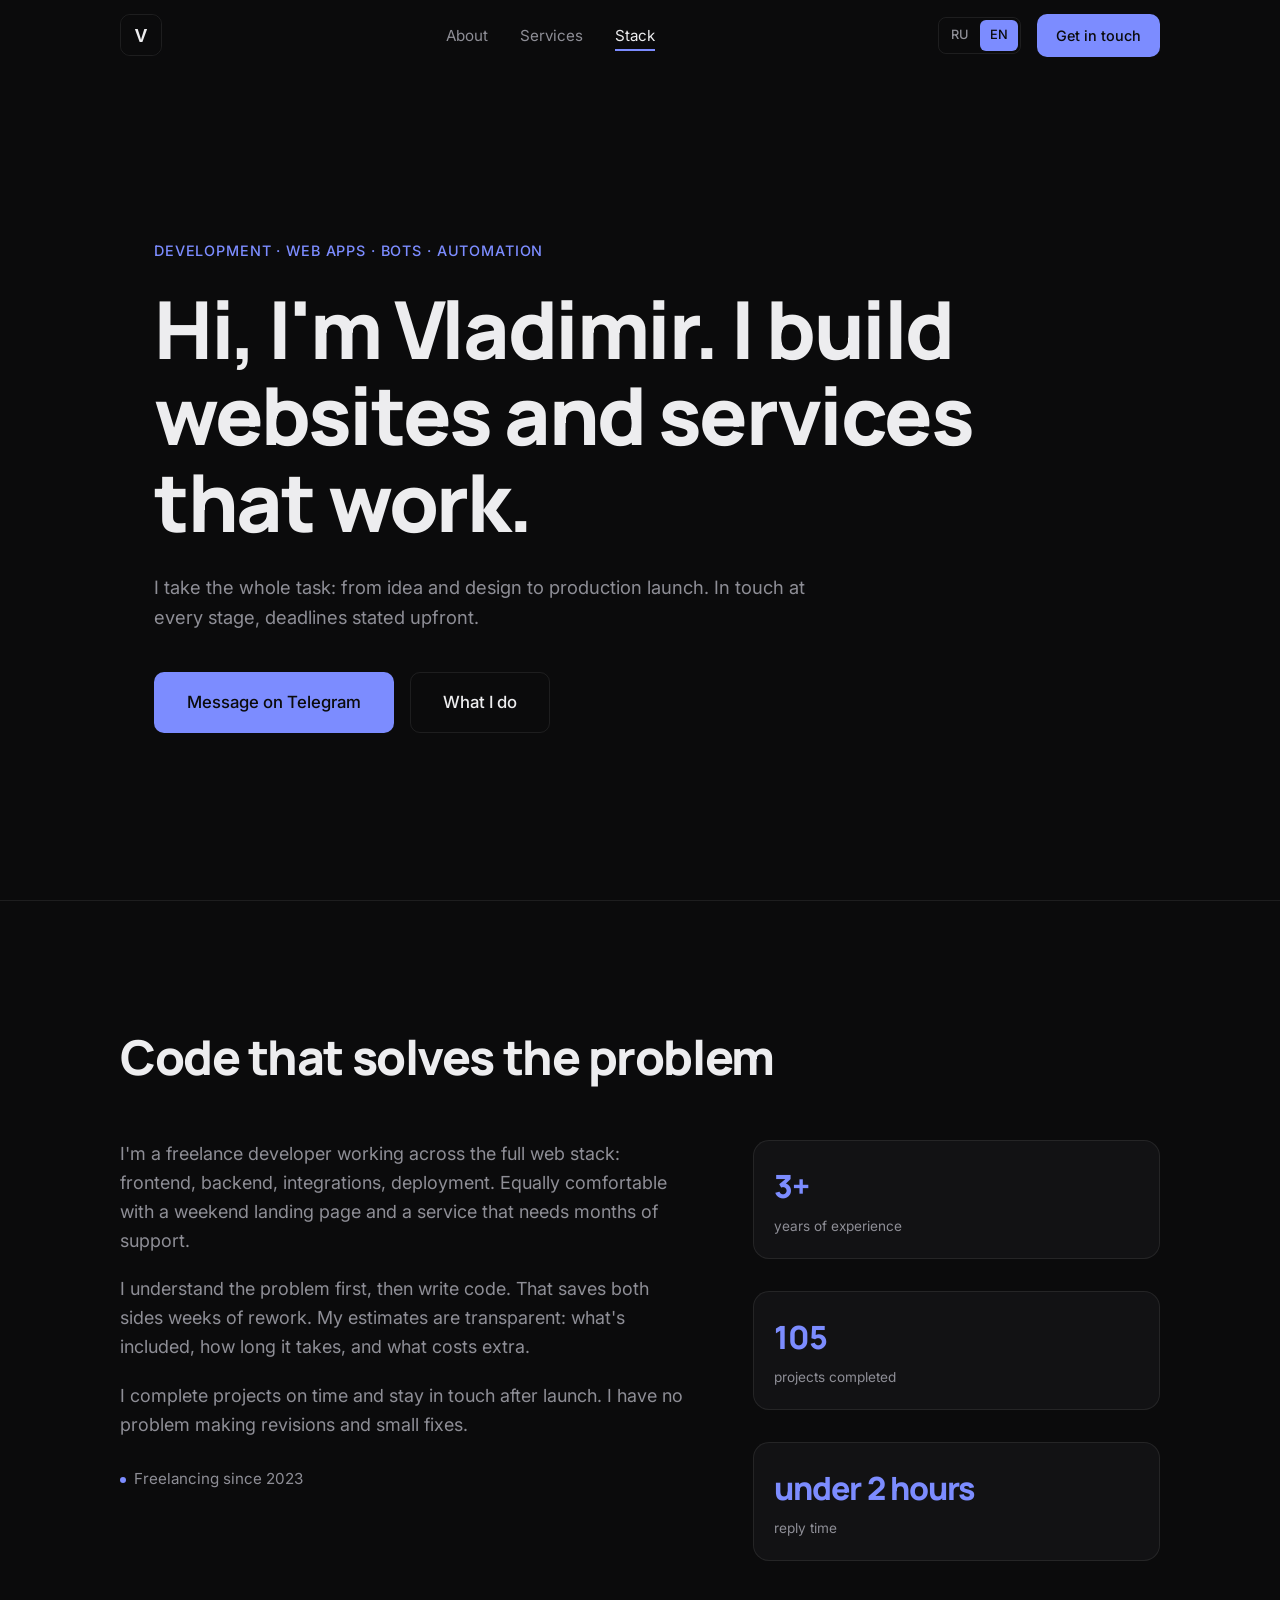
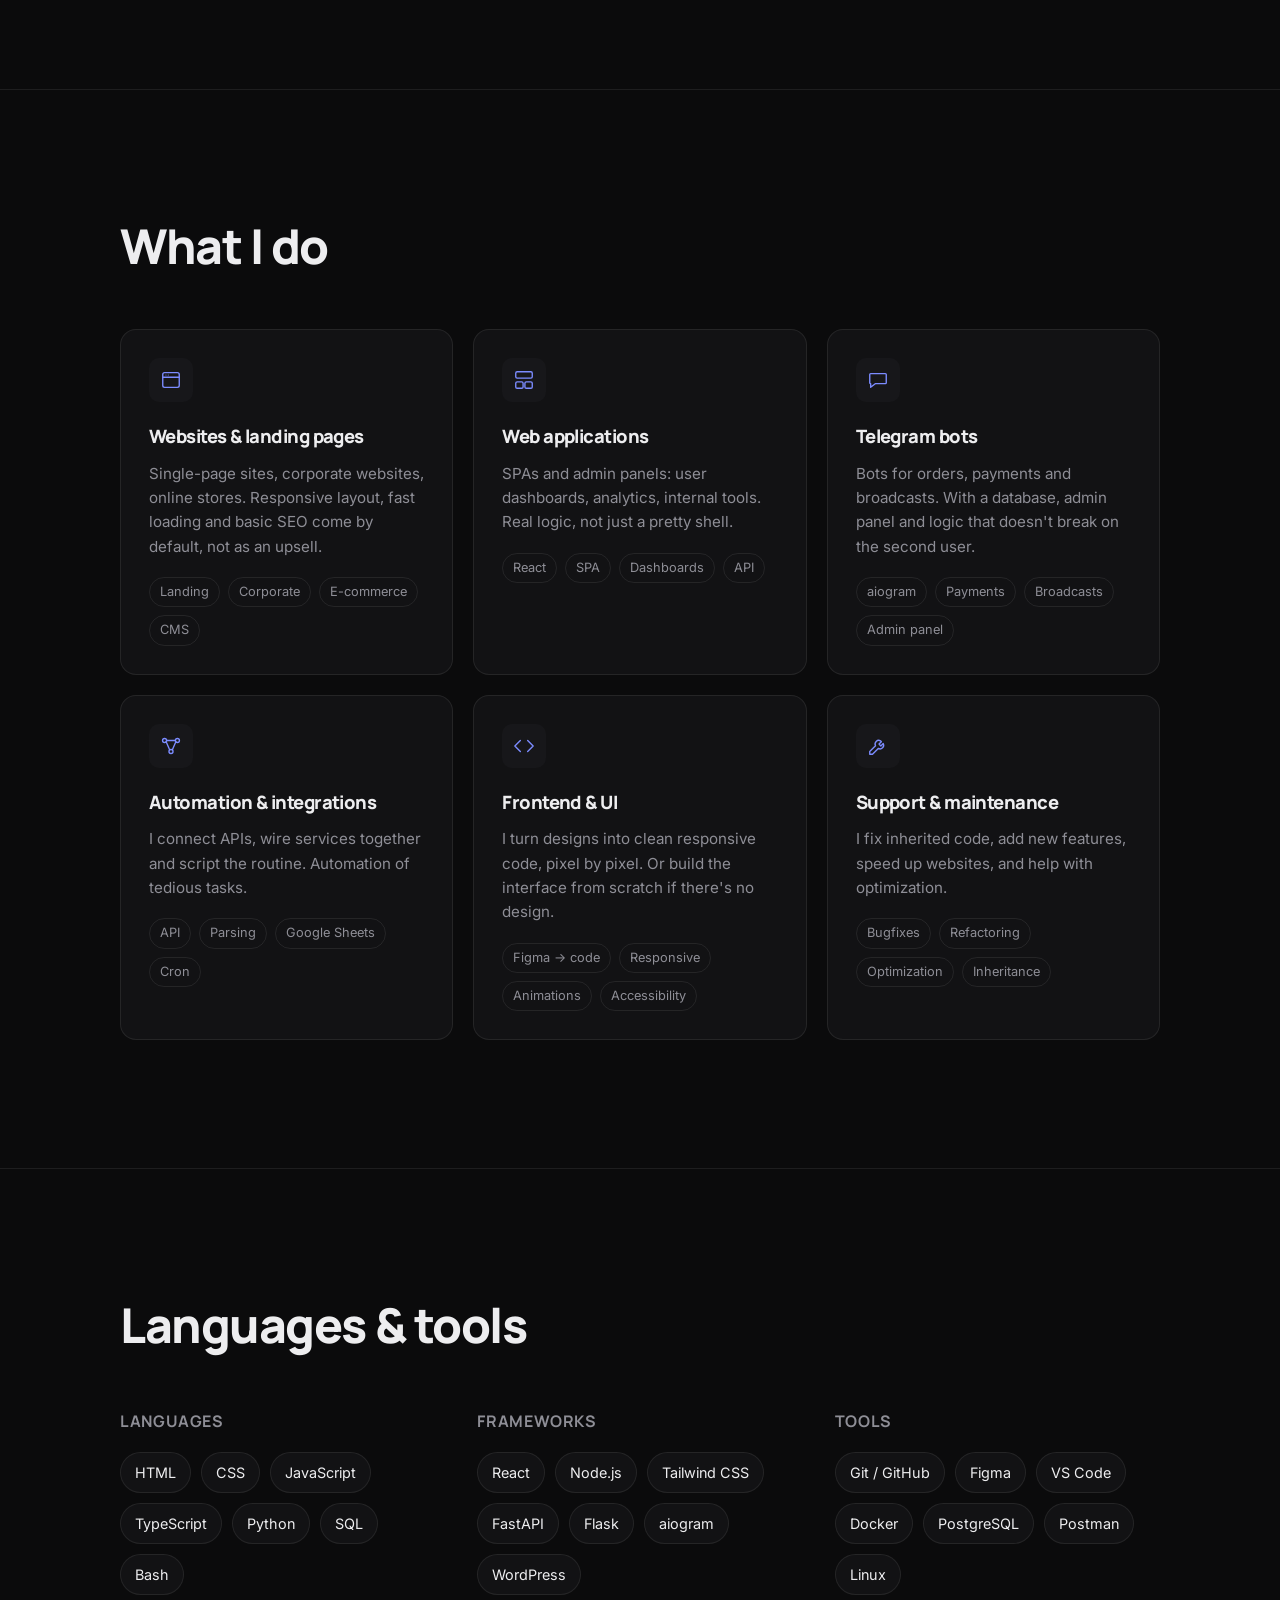
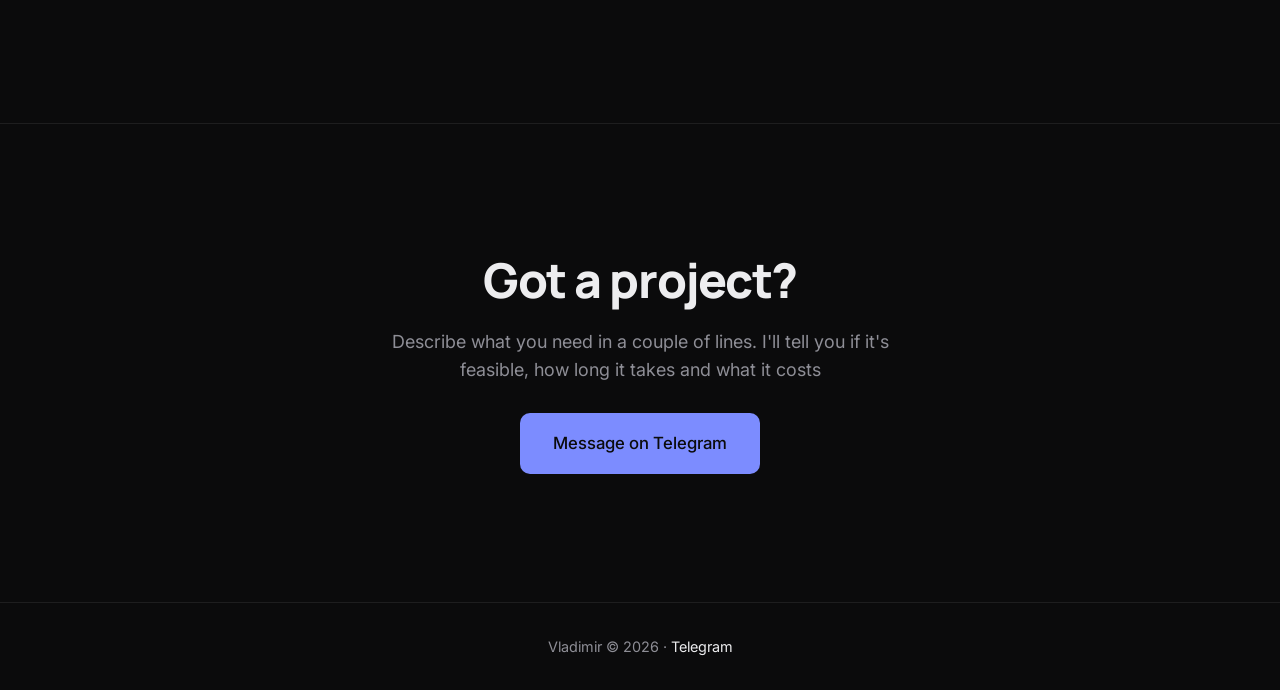
<file: index.html>
<!DOCTYPE html>
<html lang="ru">
<head>
<meta charset="UTF-8">
<meta name="viewport" content="width=device-width, initial-scale=1.0">
<!-- Flags JS as available so CSS can gate reveal animations on it; see .js .reveal in style.css -->
<script>document.documentElement.classList.add("js");</script>
<title data-i18n="meta_title">Владимир — фрилансер-разработчик</title>
<meta name="description" content="Разработка сайтов, веб-приложений, Telegram ботов и автоматизации под ключ." data-i18n-attr="content:meta_description">
<link rel="canonical" href="https://bpisbtgw.github.io/">

<!-- Favicons -->
<link rel="icon" type="image/svg+xml" href="assets/img/favicon.svg">
<link rel="alternate icon" href="assets/img/favicon.ico">

<!-- Open Graph -->
<meta property="og:type" content="website">
<meta property="og:title" content="Владимир — фрилансер-разработчик" data-i18n-attr="content:meta_title">
<meta property="og:description" content="Разработка сайтов, веб-приложений, Telegram ботов и автоматизации под ключ." data-i18n-attr="content:meta_description">
<meta property="og:url" content="https://bpisbtgw.github.io/">
<meta property="og:image" content="https://bpisbtgw.github.io/assets/img/og-image.png">
<meta property="og:image:width" content="1200">
<meta property="og:image:height" content="630">
<meta property="og:image:alt" content="Владимир — фрилансер-разработчик" data-i18n-attr="content:og_image_alt">
<meta property="og:site_name" content="Владимир" data-i18n-attr="content:footer_name">
<meta property="og:locale" content="ru_RU">
<meta property="og:locale:alternate" content="en_US">

<!-- Twitter Card -->
<meta name="twitter:card" content="summary_large_image">
<meta name="twitter:title" content="Владимир — фрилансер-разработчик" data-i18n-attr="content:meta_title">
<meta name="twitter:description" content="Разработка сайтов, веб-приложений, Telegram ботов и автоматизации под ключ." data-i18n-attr="content:meta_description">
<meta name="twitter:image" content="https://bpisbtgw.github.io/assets/img/og-image.png">

<!-- Fonts -->
<link rel="preconnect" href="https://fonts.googleapis.com">
<link rel="preconnect" href="https://fonts.gstatic.com" crossorigin>
<link href="https://fonts.googleapis.com/css2?family=Manrope:wght@700;800&family=Inter:wght@400;500&display=swap" rel="stylesheet">

<link rel="stylesheet" href="assets/css/style.css">

</head>

<body>

<a class="skip-link" href="#main" data-i18n="skip_link">К содержанию</a>

<!-- ==================== HEADER ==================== -->
<header class="header" id="header">
  <div class="header__inner">
    <a href="#" class="logo" aria-label="Vladimir">
      <img src="assets/img/favicon.svg" alt="" width="42" height="42" class="logo__icon">
    </a>

    <nav class="nav nav--desktop" aria-label="Main navigation">
      <ul class="nav__list">
        <li><a href="#about" class="nav__link" data-i18n="nav_about">Обо мне</a></li>
        <li><a href="#services" class="nav__link" data-i18n="nav_services">Услуги</a></li>
        <li><a href="#stack" class="nav__link" data-i18n="nav_stack">Стек</a></li>
      </ul>
    </nav>

    <div class="header__actions">
      <div class="lang-switch" role="group" aria-label="Language switch">
        <button type="button" class="lang-switch__btn is-active" data-lang="ru" data-i18n-attr="aria-label:lang_ru_aria">RU</button>
        <button type="button" class="lang-switch__btn" data-lang="en" data-i18n-attr="aria-label:lang_en_aria">EN</button>
      </div>

      <a href="https://t.me/bPisbtgW" target="_blank" rel="noopener noreferrer" class="btn btn--primary btn--sm header__cta" data-i18n="nav_cta">Написать</a>

      <button type="button" class="burger" id="burgerBtn" aria-expanded="false" aria-controls="mobileMenu" data-i18n-attr="aria-label:menu_open_aria" aria-label="Открыть меню">
        <span class="burger__line"></span>
        <span class="burger__line"></span>
        <span class="burger__line"></span>
      </button>
    </div>
  </div>
</header>

<!-- ==================== MOBILE MENU ==================== -->
<div class="mobile-menu" id="mobileMenu" aria-hidden="true">
  <div class="mobile-menu__top">
    <a href="#" class="logo" aria-label="Vladimir">
      <img src="assets/img/favicon.svg" alt="" width="42" height="42" class="logo__icon">
    </a>
    <button type="button" class="mobile-menu__close" id="mobileMenuClose" data-i18n-attr="aria-label:menu_close_aria" aria-label="Закрыть меню">
      <svg viewBox="0 0 24 24" fill="none" stroke="currentColor" stroke-width="1.5" stroke-linecap="round"><line x1="5" y1="5" x2="19" y2="19"/><line x1="19" y1="5" x2="5" y2="19"/></svg>
    </button>
  </div>
  <nav class="mobile-menu__nav" aria-label="Mobile navigation">
    <ul class="mobile-menu__list">
      <li><a href="#about" class="mobile-menu__link" data-i18n="nav_about">Обо мне</a></li>
      <li><a href="#services" class="mobile-menu__link" data-i18n="nav_services">Услуги</a></li>
      <li><a href="#stack" class="mobile-menu__link" data-i18n="nav_stack">Стек</a></li>
    </ul>
  </nav>
  <div class="mobile-menu__bottom">
    <div class="lang-switch" role="group" aria-label="Language switch">
      <button type="button" class="lang-switch__btn is-active" data-lang="ru" data-i18n-attr="aria-label:lang_ru_aria">RU</button>
      <button type="button" class="lang-switch__btn" data-lang="en" data-i18n-attr="aria-label:lang_en_aria">EN</button>
    </div>
    <a href="https://t.me/bPisbtgW" target="_blank" rel="noopener noreferrer" class="btn btn--primary" data-i18n="nav_cta">Написать</a>
  </div>
</div>

<main id="main">

  <!-- ==================== HERO ==================== -->
  <section class="hero">
    <div class="container">
      <p class="hero__kicker" data-i18n="hero_kicker">Разработка · Веб-приложения · Боты · Автоматизация</p>
      <h1 class="hero__title" data-i18n="hero_h1">Привет, я Владимир. Собираю сайты и сервисы, которые работают.</h1>
      <p class="hero__sub" data-i18n="hero_sub">Беру задачу целиком: от идеи и макета до запуска на боевом сервере. На связи на всех этапах, сроки называю сразу.</p>
      <div class="hero__actions">
        <a href="https://t.me/bPisbtgW" target="_blank" rel="noopener noreferrer" class="btn btn--primary btn--lg" data-i18n="hero_btn_primary">Написать в Telegram</a>
        <a href="#services" class="btn btn--secondary btn--lg" data-i18n="hero_btn_secondary">Что я делаю</a>
      </div>
    </div>
  </section>

  <!-- ==================== ABOUT ==================== -->
  <section class="about" id="about">
    <div class="container">
      <div class="section-head reveal">
        <h2 class="section-title" data-i18n="about_title">Код, который решает задачу</h2>
      </div>

      <div class="about__grid">
        <div class="about__text reveal">
          <p data-i18n="about_p1">Я фрилансер-разработчик. Работаю с веб-разработкой полным циклом: фронтенд, бэкенд, интеграции, деплой. Спокойно берусь как за лендинг на выходные, так и за сервис, который нужно поддерживать месяцами.</p>
          <p data-i18n="about_p2">Сначала разбираюсь в задаче, потом пишу код. Это экономит обеим сторонам недели переделок. Оценку даю прозрачную: что входит в работу, сколько занимает и что будет стоить дополнительно.</p>
          <p data-i18n="about_p3">Сдаю в срок и остаюсь на связи после запуска. С правками и мелкими доработками не возникает проблем.</p>
          <p class="about__since"><span class="marker" aria-hidden="true"></span><span data-i18n="about_since">На фрилансе с 2023 года</span></p>
        </div>

        <div class="about__stats">
          <div class="stat reveal">
            <span class="stat__num" data-i18n="stat1_num">3+</span>
            <span class="stat__label" data-i18n="stat1_label">года опыта</span>
          </div>
          <div class="stat reveal">
            <span class="stat__num" data-i18n="stat2_num">105</span>
            <span class="stat__label" data-i18n="stat2_label">проектов</span>
          </div>
          <div class="stat reveal">
            <span class="stat__num" data-i18n="stat3_num">до 2 часов</span>
            <span class="stat__label" data-i18n="stat3_label">ответ на сообщение</span>
          </div>
        </div>
      </div>
    </div>
  </section>

  <!-- ==================== SERVICES ==================== -->
  <section class="services" id="services">
    <div class="container">
      <div class="section-head reveal">
        <h2 class="section-title" data-i18n="services_title">Что я делаю</h2>
      </div>

      <div class="services__grid">

        <article class="card reveal">
          <span class="card__icon" aria-hidden="true">
            <svg viewBox="0 0 24 24" fill="none" stroke="currentColor" stroke-width="1.5" stroke-linecap="round" stroke-linejoin="round">
              <rect x="3" y="4" width="18" height="16" rx="2"/><line x1="3" y1="9" x2="21" y2="9"/><circle cx="6.5" cy="6.5" r="0.6" fill="currentColor" stroke="none"/><circle cx="9" cy="6.5" r="0.6" fill="currentColor" stroke="none"/>
            </svg>
          </span>
          <h3 class="card__title" data-i18n="service1_title">Сайты и лендинги</h3>
          <p class="card__desc" data-i18n="service1_desc">Одностраничники, корпоративные сайты, интернет-магазины. Адаптив, скорость загрузки, базовое SEO — всё по умолчанию, а не за доплату.</p>
          <ul class="card__tags">
            <li data-i18n="service1_tag1">Landing</li>
            <li data-i18n="service1_tag2">Корпоративные</li>
            <li data-i18n="service1_tag3">E-commerce</li>
            <li data-i18n="service1_tag4">CMS</li>
          </ul>
        </article>

        <article class="card reveal">
          <span class="card__icon" aria-hidden="true">
            <svg viewBox="0 0 24 24" fill="none" stroke="currentColor" stroke-width="1.5" stroke-linecap="round" stroke-linejoin="round">
              <rect x="3" y="3" width="18" height="7" rx="1.5"/><rect x="3" y="14" width="8" height="7" rx="1.5"/><rect x="13" y="14" width="8" height="7" rx="1.5"/>
            </svg>
          </span>
          <h3 class="card__title" data-i18n="service2_title">Веб-приложения</h3>
          <p class="card__desc" data-i18n="service2_desc">SPA и панели управления: личные кабинеты, дашборды, внутренние инструменты. Реальная логика, а не красивая обёртка.</p>
          <ul class="card__tags">
            <li data-i18n="service2_tag1">React</li>
            <li data-i18n="service2_tag2">SPA</li>
            <li data-i18n="service2_tag3">Дашборды</li>
            <li data-i18n="service2_tag4">API</li>
          </ul>
        </article>

        <article class="card reveal">
          <span class="card__icon" aria-hidden="true">
            <svg viewBox="0 0 24 24" fill="none" stroke="currentColor" stroke-width="1.5" stroke-linecap="round" stroke-linejoin="round">
              <path d="M4 5h16a1 1 0 0 1 1 1v9a1 1 0 0 1-1 1H9l-5 4v-4H4a1 1 0 0 1-1-1V6a1 1 0 0 1 1-1z"/>
            </svg>
          </span>
          <h3 class="card__title" data-i18n="service3_title">Telegram боты</h3>
          <p class="card__desc" data-i18n="service3_desc">Боты для приёма заявок, оплат и рассылок. С базой данных, админкой и логикой, которая не ломается на втором пользователе.</p>
          <ul class="card__tags">
            <li data-i18n="service3_tag1">aiogram</li>
            <li data-i18n="service3_tag2">Платежи</li>
            <li data-i18n="service3_tag3">Рассылки</li>
            <li data-i18n="service3_tag4">Админка</li>
          </ul>
        </article>

        <article class="card reveal">
          <span class="card__icon" aria-hidden="true">
            <svg viewBox="0 0 24 24" fill="none" stroke="currentColor" stroke-width="1.5" stroke-linecap="round" stroke-linejoin="round">
              <circle cx="5" cy="6" r="2.2"/><circle cx="19" cy="6" r="2.2"/><circle cx="12" cy="18" r="2.2"/>
              <line x1="6.7" y1="7.3" x2="10.5" y2="16.2"/><line x1="17.3" y1="7.3" x2="13.5" y2="16.2"/><line x1="7.2" y1="6" x2="16.8" y2="6"/>
            </svg>
          </span>
          <h3 class="card__title" data-i18n="service4_title">Автоматизация и интеграции</h3>
          <p class="card__desc" data-i18n="service4_desc">Подключаю API, связываю сервисы между собой, пишу скрипты под рутину. Автоматизация ручной работы.</p>
          <ul class="card__tags">
            <li data-i18n="service4_tag1">API</li>
            <li data-i18n="service4_tag2">Парсинг</li>
            <li data-i18n="service4_tag3">Google Sheets</li>
            <li data-i18n="service4_tag4">Cron</li>
          </ul>
        </article>

        <article class="card reveal">
          <span class="card__icon" aria-hidden="true">
            <svg viewBox="0 0 24 24" fill="none" stroke="currentColor" stroke-width="1.5" stroke-linecap="round" stroke-linejoin="round">
              <polyline points="8 6 2 12 8 18"/><polyline points="16 6 22 12 16 18"/>
            </svg>
          </span>
          <h3 class="card__title" data-i18n="service5_title">Вёрстка и UI</h3>
          <p class="card__desc" data-i18n="service5_desc">Перевожу макет в чистый адаптивный код, пиксель в пиксель. Также собираю интерфейс с нуля, если макета нет.</p>
          <ul class="card__tags">
            <li data-i18n="service5_tag1">Figma -> код</li>
            <li data-i18n="service5_tag2">Адаптив</li>
            <li data-i18n="service5_tag3">Анимации</li>
            <li data-i18n="service5_tag4">Доступность</li>
          </ul>
        </article>

        <article class="card reveal">
          <span class="card__icon" aria-hidden="true">
            <svg viewBox="0 0 24 24" fill="none" stroke="currentColor" stroke-width="1.5" stroke-linecap="round" stroke-linejoin="round">
              <path d="M14.7 6.3a4 4 0 0 0-5.4 5.4L3 18v3h3l6.3-6.3a4 4 0 0 0 5.4-5.4l-2.6 2.6-2-2 2.6-2.6z"/>
            </svg>
          </span>
          <h3 class="card__title" data-i18n="service6_title">Поддержка и доработка</h3>
          <p class="card__desc" data-i18n="service6_desc">Починю чужой код, добавлю функционал, ускорю сайт, помогу с оптимизацией.</p>
          <ul class="card__tags">
            <li data-i18n="service6_tag1">Фикс багов</li>
            <li data-i18n="service6_tag2">Рефакторинг</li>
            <li data-i18n="service6_tag3">Оптимизация</li>
            <li data-i18n="service6_tag4">Наследование</li>
          </ul>
        </article>

      </div>
    </div>
  </section>

  <!-- ==================== STACK ==================== -->
  <section class="stack" id="stack">
    <div class="container">
      <div class="section-head reveal">
        <h2 class="section-title" data-i18n="stack_title">Языки и инструменты</h2>
      </div>

      <div class="stack__groups">
        <div class="stack__group reveal">
          <h3 class="stack__group-title" data-i18n="stack_languages">Языки</h3>
          <ul class="chip-list">
            <li class="chip">HTML</li><li class="chip">CSS</li><li class="chip">JavaScript</li><li class="chip">TypeScript</li><li class="chip">Python</li><li class="chip">SQL</li><li class="chip">Bash</li>
          </ul>
        </div>
        <div class="stack__group reveal">
          <h3 class="stack__group-title" data-i18n="stack_frameworks">Фреймворки</h3>
          <ul class="chip-list">
            <li class="chip">React</li><li class="chip">Node.js</li><li class="chip">Tailwind CSS</li><li class="chip">FastAPI</li><li class="chip">Flask</li><li class="chip">aiogram</li><li class="chip">WordPress</li>
          </ul>
        </div>
        <div class="stack__group reveal">
          <h3 class="stack__group-title" data-i18n="stack_tools">Инструменты</h3>
          <ul class="chip-list">
            <li class="chip">Git / GitHub</li><li class="chip">Figma</li><li class="chip">VS Code</li><li class="chip">Docker</li><li class="chip">PostgreSQL</li><li class="chip">Postman</li><li class="chip">Linux</li>
          </ul>
        </div>
      </div>
    </div>
  </section>


  <!-- ==================== CONTACT ==================== -->
  <section class="contact" id="contact">
    <div class="container">
      <div class="contact__box reveal">
        <h2 class="section-title" data-i18n="contact_title">Есть задача?</h2>
        <p class="contact__text" data-i18n="contact_text">Опишите в двух словах, что нужно. Отвечу, реально ли это, сколько займёт и сколько будет стоить</p>
        <a href="https://t.me/bPisbtgW" target="_blank" rel="noopener noreferrer" class="btn btn--primary btn--lg" data-i18n="contact_btn">Написать в Telegram</a>
      </div>
    </div>
  </section>

</main>

<!-- ==================== FOOTER ==================== -->
<footer class="footer">
  <div class="container footer__inner">
    <p class="footer__text">
      <span data-i18n="footer_name">Владимир</span> © <span id="footerYear">2026</span> ·
      <a href="https://t.me/bPisbtgW" target="_blank" rel="noopener noreferrer" data-i18n="footer_telegram">Telegram</a>
    </p>
  </div>
</footer>

<script src="assets/js/i18n.js"></script>
<script src="assets/js/main.js"></script>
</body>
</html>
</file>
<file: assets/css/style.css>
/* ==================== Variables ==================== */

:root {
  --bg: #0B0B0C;
  --surface: #121214;
  --surface-2: #17171A;
  --border: rgba(255, 255, 255, 0.08);
  --text: #EDEDEF;
  --text-muted: #8E8E96;
  --accent: #7C8CFF;
  --accent-ink: #0B0B0C;

  --font-heading: "Manrope", "Segoe UI", system-ui, -apple-system, sans-serif;
  --font-body: "Inter", "Segoe UI", system-ui, -apple-system, sans-serif;

  --container-w: 1120px;
  --pad-x: 20px;
  --section-pad: clamp(72px, 10vw, 128px);
  --header-h: 72px;
}

@media (min-width: 768px) {
  :root {
    --pad-x: 40px;
  }
}

/* ==================== Reset ==================== */

*,
*::before,
*::after {
  box-sizing: border-box;
}

html {
  scroll-behavior: smooth;
}

body {
  margin: 0;
  background: var(--bg);
  color: var(--text);
  font-family: var(--font-body);
  font-size: 16px;
  line-height: 1.6;
  -webkit-font-smoothing: antialiased;
}

@media (min-width: 768px) {
  body {
    font-size: 18px;
  }
}

img {
  max-width: 100%;
  display: block;
}

a {
  color: inherit;
  text-decoration: none;
}

ul {
  list-style: none;
  margin: 0;
  padding: 0;
}

h1, h2, h3 {
  font-family: var(--font-heading);
  font-weight: 800;
  letter-spacing: -0.03em;
  margin: 0;
}

p {
  margin: 0;
}

button {
  font: inherit;
  color: inherit;
  background: none;
  border: none;
  cursor: pointer;
}

svg {
  display: block;
}

:focus-visible {
  outline: 2px solid var(--accent);
  outline-offset: 3px;
  border-radius: 4px;
}

.skip-link {
  position: absolute;
  left: -9999px;
  top: 0;
  background: var(--accent);
  color: var(--accent-ink);
  padding: 10px 16px;
  border-radius: 8px;
  z-index: 1000;
}

.skip-link:focus {
  left: 20px;
  top: 20px;
}

/* ==================== Layout helpers ==================== */

.container {
  max-width: var(--container-w);
  margin-inline: auto;
  padding-inline: var(--pad-x);
}

section[id] {
  scroll-margin-top: var(--header-h);
}

.section-head {
  margin-bottom: clamp(32px, 5vw, 56px);
}

.section-title {
  font-size: clamp(1.9rem, 4vw, 3rem);
  line-height: 1.15;
}

.marker {
  display: inline-block;
  width: 6px;
  height: 6px;
  border-radius: 50%;
  background: var(--accent);
  margin-right: 8px;
  vertical-align: middle;
}

/* ==================== Buttons ==================== */

.btn {
  display: inline-flex;
  align-items: center;
  justify-content: center;
  gap: 8px;
  padding: 14px 28px;
  border-radius: 10px;
  font-weight: 500;
  font-size: 1rem;
  border: 1px solid transparent;
  transition: transform 180ms ease, border-color 180ms ease, background-color 180ms ease, opacity 180ms ease;
  white-space: nowrap;
}

.btn--lg {
  padding: 16px 32px;
  font-size: 1.05rem;
}

.btn--sm {
  padding: 9px 18px;
  font-size: 0.9rem;
}

.btn--primary {
  background: var(--accent);
  color: var(--accent-ink);
}

.btn--primary:hover {
  transform: translateY(-1px);
  opacity: 0.92;
}

.btn--secondary {
  background: transparent;
  color: var(--text);
  border-color: var(--border);
}

.btn--secondary:hover {
  border-color: var(--accent);
  transform: translateY(-1px);
}

/* ==================== Header ==================== */

.header {
  position: sticky;
  top: 0;
  z-index: 500;
  height: var(--header-h);
  display: flex;
  align-items: center;
  background: transparent;
  border-bottom: 1px solid transparent;
  transition: background-color 180ms ease, border-color 180ms ease;
}

.header.is-scrolled {
  background: rgba(11, 11, 12, 0.85);
  backdrop-filter: blur(10px);
  border-bottom-color: var(--border);
}

.header__inner {
  max-width: var(--container-w);
  margin-inline: auto;
  padding-inline: var(--pad-x);
  width: 100%;
  display: flex;
  align-items: center;
  justify-content: space-between;
  gap: 24px;
}

.logo {
  display: inline-flex;
  align-items: center;
  flex-shrink: 0;
}

.logo__icon {
  width: 42px;
  height: 42px;
  border-radius: 10px;
  border: 1px solid var(--border);
  transition: border-color 180ms ease;
}

.logo:hover .logo__icon {
  border-color: var(--accent);
}

.nav--desktop {
  display: none;
}

@media (min-width: 900px) {
  .nav--desktop {
    display: flex;
    flex: 1;
    justify-content: center;
  }
}

.nav__list {
  display: flex;
  gap: 32px;
}

.nav__link {
  font-size: 0.95rem;
  color: var(--text-muted);
  transition: color 180ms ease;
  position: relative;
}

.nav__link:hover {
  color: var(--text);
}

.nav__link.is-active {
  color: var(--text);
}

.nav__link.is-active::after {
  content: "";
  position: absolute;
  left: 0;
  right: 0;
  bottom: -6px;
  height: 2px;
  background: var(--accent);
}

.header__actions {
  display: flex;
  align-items: center;
  gap: 16px;
  flex-shrink: 0;
}

.header__cta {
  display: none;
}

@media (min-width: 640px) {
  .header__cta {
    display: inline-flex;
  }
}

/* Language switch */

.lang-switch {
  display: flex;
  border: 1px solid var(--border);
  border-radius: 8px;
  padding: 2px;
  gap: 2px;
}

.lang-switch__btn {
  padding: 5px 10px;
  font-size: 0.8rem;
  font-weight: 500;
  border-radius: 6px;
  color: var(--text-muted);
  transition: background-color 180ms ease, color 180ms ease;
}

.lang-switch__btn:hover {
  color: var(--text);
}

.lang-switch__btn.is-active {
  background: var(--accent);
  color: var(--accent-ink);
}

/* Burger */

.burger {
  display: flex;
  flex-direction: column;
  justify-content: center;
  gap: 5px;
  width: 32px;
  height: 32px;
  padding: 4px;
}

@media (min-width: 900px) {
  .burger {
    display: none;
  }
}

.burger__line {
  display: block;
  height: 1.5px;
  background: var(--text);
  border-radius: 2px;
  transition: transform 180ms ease, opacity 180ms ease;
}

/* ==================== Mobile menu ==================== */

.mobile-menu {
  position: fixed;
  inset: 0;
  z-index: 600;
  background: var(--bg);
  display: flex;
  flex-direction: column;
  padding: 0 var(--pad-x) 32px;
  visibility: hidden;
  opacity: 0;
  transform: translateY(-8px);
  transition: opacity 200ms ease, transform 200ms ease, visibility 200ms;
}

.mobile-menu.is-open {
  visibility: visible;
  opacity: 1;
  transform: translateY(0);
}

.mobile-menu__top {
  height: var(--header-h);
  display: flex;
  align-items: center;
  justify-content: space-between;
}

.mobile-menu__close {
  width: 32px;
  height: 32px;
  display: flex;
  align-items: center;
  justify-content: center;
  color: var(--text);
}

.mobile-menu__nav {
  flex: 1;
  display: flex;
  align-items: center;
}

.mobile-menu__list {
  display: flex;
  flex-direction: column;
  gap: 8px;
  width: 100%;
}

.mobile-menu__link {
  display: block;
  font-family: var(--font-heading);
  font-weight: 700;
  font-size: clamp(1.6rem, 8vw, 2.2rem);
  padding: 10px 0;
  color: var(--text);
}

.mobile-menu__bottom {
  display: flex;
  align-items: center;
  justify-content: space-between;
  gap: 16px;
  padding-top: 24px;
  border-top: 1px solid var(--border);
}

@media (min-width: 900px) {
  .mobile-menu {
    display: none;
  }
}

/* ==================== Hero ==================== */

.hero {
  min-height: calc(100vh - var(--header-h));
  display: flex;
  flex-direction: column;
  justify-content: center;
  padding-block: clamp(48px, 8vw, 96px);
}

.hero__kicker {
  font-size: 0.9rem;
  font-weight: 500;
  color: var(--accent);
  text-transform: uppercase;
  letter-spacing: 0.06em;
  margin-bottom: 24px;
}

.hero__title {
  font-size: clamp(2.6rem, 7vw, 5rem);
  line-height: 1.08;
  max-width: 18ch;
}

.hero__sub {
  margin-top: 28px;
  max-width: 56ch;
  color: var(--text-muted);
  font-size: clamp(1rem, 2vw, 1.15rem);
}

.hero__actions {
  display: flex;
  flex-wrap: wrap;
  gap: 16px;
  margin-top: 40px;
}

/* ==================== About ==================== */

.about {
  padding-block: var(--section-pad);
  border-top: 1px solid var(--border);
}

.about__grid {
  display: grid;
  gap: 48px;
}

@media (min-width: 860px) {
  .about__grid {
    grid-template-columns: 1.4fr 1fr;
    gap: 64px;
  }
}

.about__text p {
  color: var(--text-muted);
  margin-bottom: 20px;
}

.about__since {
  margin-top: 28px;
  font-size: 0.95rem;
  color: var(--text);
}

.about__stats {
  display: grid;
  grid-template-columns: repeat(auto-fit, minmax(128px, 1fr));
  gap: 16px;
  align-content: start;
}

@media (min-width: 860px) {
  .about__stats {
    grid-template-columns: 1fr;
    gap: 32px;
  }
}

.stat {
  display: flex;
  flex-direction: column;
  gap: 4px;
  padding: 20px;
  background: var(--surface);
  border: 1px solid var(--border);
  border-radius: 16px;
}

.stat__num {
  font-family: var(--font-heading);
  font-weight: 800;
  font-size: clamp(1.4rem, 3vw, 2rem);
  color: var(--accent);
  letter-spacing: -0.03em;
}

.stat__label {
  font-size: 0.85rem;
  color: var(--text-muted);
}

@media (max-width: 420px) {
  .stat {
    padding: 16px;
  }
}

/* ==================== Services ==================== */

.services {
  padding-block: var(--section-pad);
  border-top: 1px solid var(--border);
}

.services__grid {
  display: grid;
  grid-template-columns: 1fr;
  gap: 20px;
}

@media (min-width: 640px) {
  .services__grid {
    grid-template-columns: repeat(2, 1fr);
  }
}

@media (min-width: 960px) {
  .services__grid {
    grid-template-columns: repeat(3, 1fr);
  }
}

.card {
  background: var(--surface);
  border: 1px solid var(--border);
  border-radius: 16px;
  padding: 28px;
  transition: border-color 220ms ease, transform 220ms ease, box-shadow 220ms ease, background-color 220ms ease;
}

.card:hover {
  border-color: var(--accent);
  background: var(--surface-2);
  transform: translateY(-6px) scale(1.015);
  box-shadow: 0 20px 32px -20px rgba(0, 0, 0, 0.5);
}

.card__icon {
  display: inline-flex;
  align-items: center;
  justify-content: center;
  width: 44px;
  height: 44px;
  border-radius: 10px;
  background: var(--surface-2);
  color: var(--accent);
  margin-bottom: 20px;
  transition: transform 220ms ease;
}

.card:hover .card__icon {
  transform: scale(1.08);
}

.card__icon svg {
  width: 22px;
  height: 22px;
}

.card__title {
  font-size: 1.15rem;
  margin-bottom: 10px;
}

.card__desc {
  color: var(--text-muted);
  font-size: 0.95rem;
  margin-bottom: 18px;
}

.card__tags {
  display: flex;
  flex-wrap: wrap;
  gap: 8px;
}

.card__tags li {
  font-size: 0.8rem;
  color: var(--text-muted);
  border: 1px solid var(--border);
  border-radius: 999px;
  padding: 4px 10px;
  transition: border-color 180ms ease, color 180ms ease;
}

.card__tags li:hover {
  border-color: var(--accent);
  color: var(--text);
}

/* ==================== Stack ==================== */

.stack {
  padding-block: var(--section-pad);
  border-top: 1px solid var(--border);
}

.stack__groups {
  display: grid;
  gap: 40px;
}

@media (min-width: 768px) {
  .stack__groups {
    grid-template-columns: repeat(3, 1fr);
    gap: 32px;
  }
}

.stack__group-title {
  font-size: 1rem;
  font-weight: 700;
  color: var(--text-muted);
  text-transform: uppercase;
  letter-spacing: 0.04em;
  margin-bottom: 18px;
}

.chip-list {
  display: flex;
  flex-wrap: wrap;
  gap: 10px;
}

.chip {
  font-size: 0.9rem;
  padding: 8px 14px;
  border-radius: 999px;
  background: var(--surface);
  border: 1px solid var(--border);
  transition: border-color 180ms ease;
}

.chip:hover {
  border-color: var(--accent);
}

/* ==================== Contact ==================== */

.contact {
  padding-block: var(--section-pad);
  border-top: 1px solid var(--border);
}

.contact__box {
  text-align: center;
  max-width: 640px;
  margin-inline: auto;
  display: flex;
  flex-direction: column;
  align-items: center;
  gap: 20px;
}

.contact__text {
  color: var(--text-muted);
  max-width: 48ch;
}

.contact__box .btn {
  margin-top: 8px;
}

/* ==================== Footer ==================== */

.footer {
  border-top: 1px solid var(--border);
  padding-block: 32px;
}

.footer__inner {
  display: flex;
  justify-content: center;
}

.footer__text {
  color: var(--text-muted);
  font-size: 0.9rem;
}

.footer__text a {
  color: var(--text);
  transition: color 180ms ease;
}

.footer__text a:hover {
  color: var(--accent);
}

/* ==================== 404 page ==================== */

.error-page {
  min-height: 100vh;
  display: flex;
  align-items: center;
}

.error-page__inner {
  display: flex;
  flex-direction: column;
  align-items: center;
  gap: 20px;
  text-align: center;
}

.error-page__code {
  font-family: var(--font-heading);
  font-weight: 800;
  font-size: clamp(4rem, 16vw, 8rem);
  line-height: 1;
  letter-spacing: -0.03em;
  color: var(--accent);
  margin: 0;
}

.error-page__title {
  font-size: clamp(1.6rem, 4vw, 2.4rem);
}

.error-page__text {
  color: var(--text-muted);
  max-width: 48ch;
}

/* ==================== Reveal animations ==================== */

.js .reveal {
  opacity: 0;
  transform: translateY(20px);
  transition: opacity 500ms ease-out, transform 500ms ease-out;
}

.js .reveal.is-visible {
  opacity: 1;
  transform: translateY(0);
}

@media (prefers-reduced-motion: reduce) {
  html {
    scroll-behavior: auto;
  }

  .header,
  .btn,
  .card,
  .card__icon,
  .card__tags li,
  .chip,
  .logo__icon,
  .nav__link,
  .lang-switch__btn,
  .burger__line,
  .mobile-menu,
  .js .reveal {
    transition-duration: 0.001ms;
    animation-duration: 0.001ms;
  }

  .js .reveal {
    opacity: 1;
    transform: none;
  }
}
</file>
